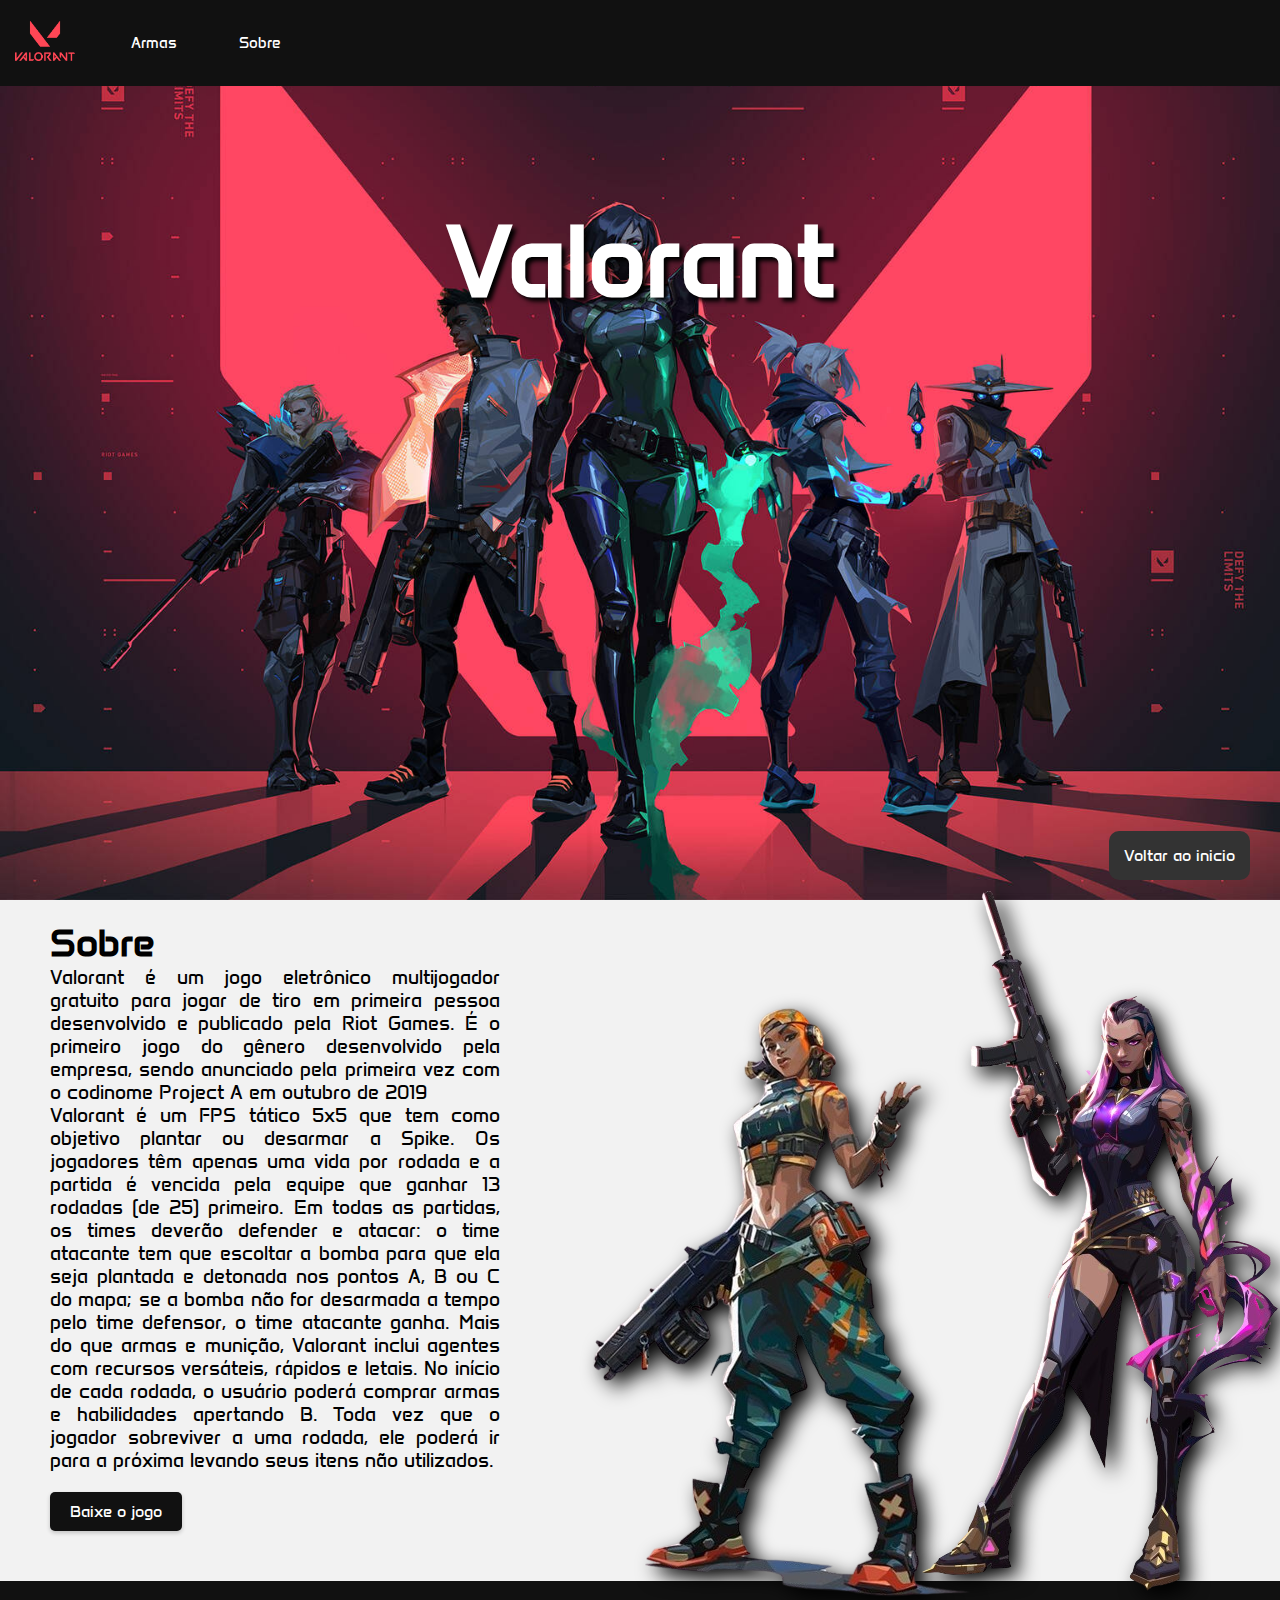
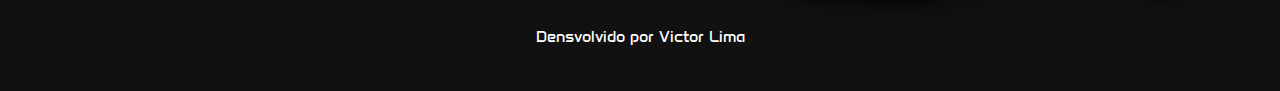
<file: index.html>
<!DOCTYPE html>
<html lang="pt-br">
  <head>
    <meta charset="UTF-8" />
    <meta name="viewport" content="width=device-width, initial-scale=1.0" />
    <link rel="stylesheet" href="/estilo/style.css" />
    <link rel="shortcut icon" href="/img/logoVAVA.webp" type="image/x-icon" />
    <title>Valorant: Armas e Agentes</title>
  </head>
  <body id="topo">
    <header>
      <a href="/index.html">
        <img src="/img/logoVAVA.webp" alt="logo Valorant" />
      </a>
      <nav>
        <a href="armas.html">Armas</a>
        <a href="#sobre">Sobre</a>
      </nav>
    </header>
    <main>
      <div class="imagemFundo">
        <h1>Valorant</h1>
      </div>
      <div class="sobre" id="sobre">
        <h1>Sobre</h1>
        <p>
          Valorant é um jogo eletrônico multijogador gratuito para jogar de tiro
          em primeira pessoa desenvolvido e publicado pela Riot Games. É o
          primeiro jogo do gênero desenvolvido pela empresa, sendo anunciado
          pela primeira vez com o codinome Project A em outubro de 2019
        </p>
        <p>
          Valorant é um FPS tático 5x5 que tem como objetivo plantar ou desarmar
          a Spike. Os jogadores têm apenas uma vida por rodada e a partida é
          vencida pela equipe que ganhar 13 rodadas (de 25) primeiro. Em todas
          as partidas, os times deverão defender e atacar: o time atacante tem
          que escoltar a bomba para que ela seja plantada e detonada nos pontos
          A, B ou C do mapa; se a bomba não for desarmada a tempo pelo time
          defensor, o time atacante ganha. Mais do que armas e munição, Valorant
          inclui agentes com recursos versáteis, rápidos e letais. No início de
          cada rodada, o usuário poderá comprar armas e habilidades apertando B.
          Toda vez que o jogador sobreviver a uma rodada, ele poderá ir para a
          próxima levando seus itens não utilizados.
        </p>

        <div class="imagemRaze">
          <img src="/img/imagemRaze_-removebg-preview.png" alt="imagemRaze" />
        </div>
        <div class="imagemReyna">
          <img src="/img/reyna-removebg-preview.png" alt="imagemReyna" />
        </div>
        <div>
          <a
            href="https://playvalorant.com/pt-br/"
            class="botao-estilizado"
            target="_blank"
            >Baixe o jogo</a
          >
        </div>
      </div>
      <div>
        <a href="#topo" class="bntTopo" title="Voltar ao topo"
          >Voltar ao inicio</a
        >
      </div>
    </main>
    <footer>
      <div class="desenvolvedor">
        <p>Densvolvido por Victor Lima</p>
      </div>
    </footer>
  </body>
</html>
</file>
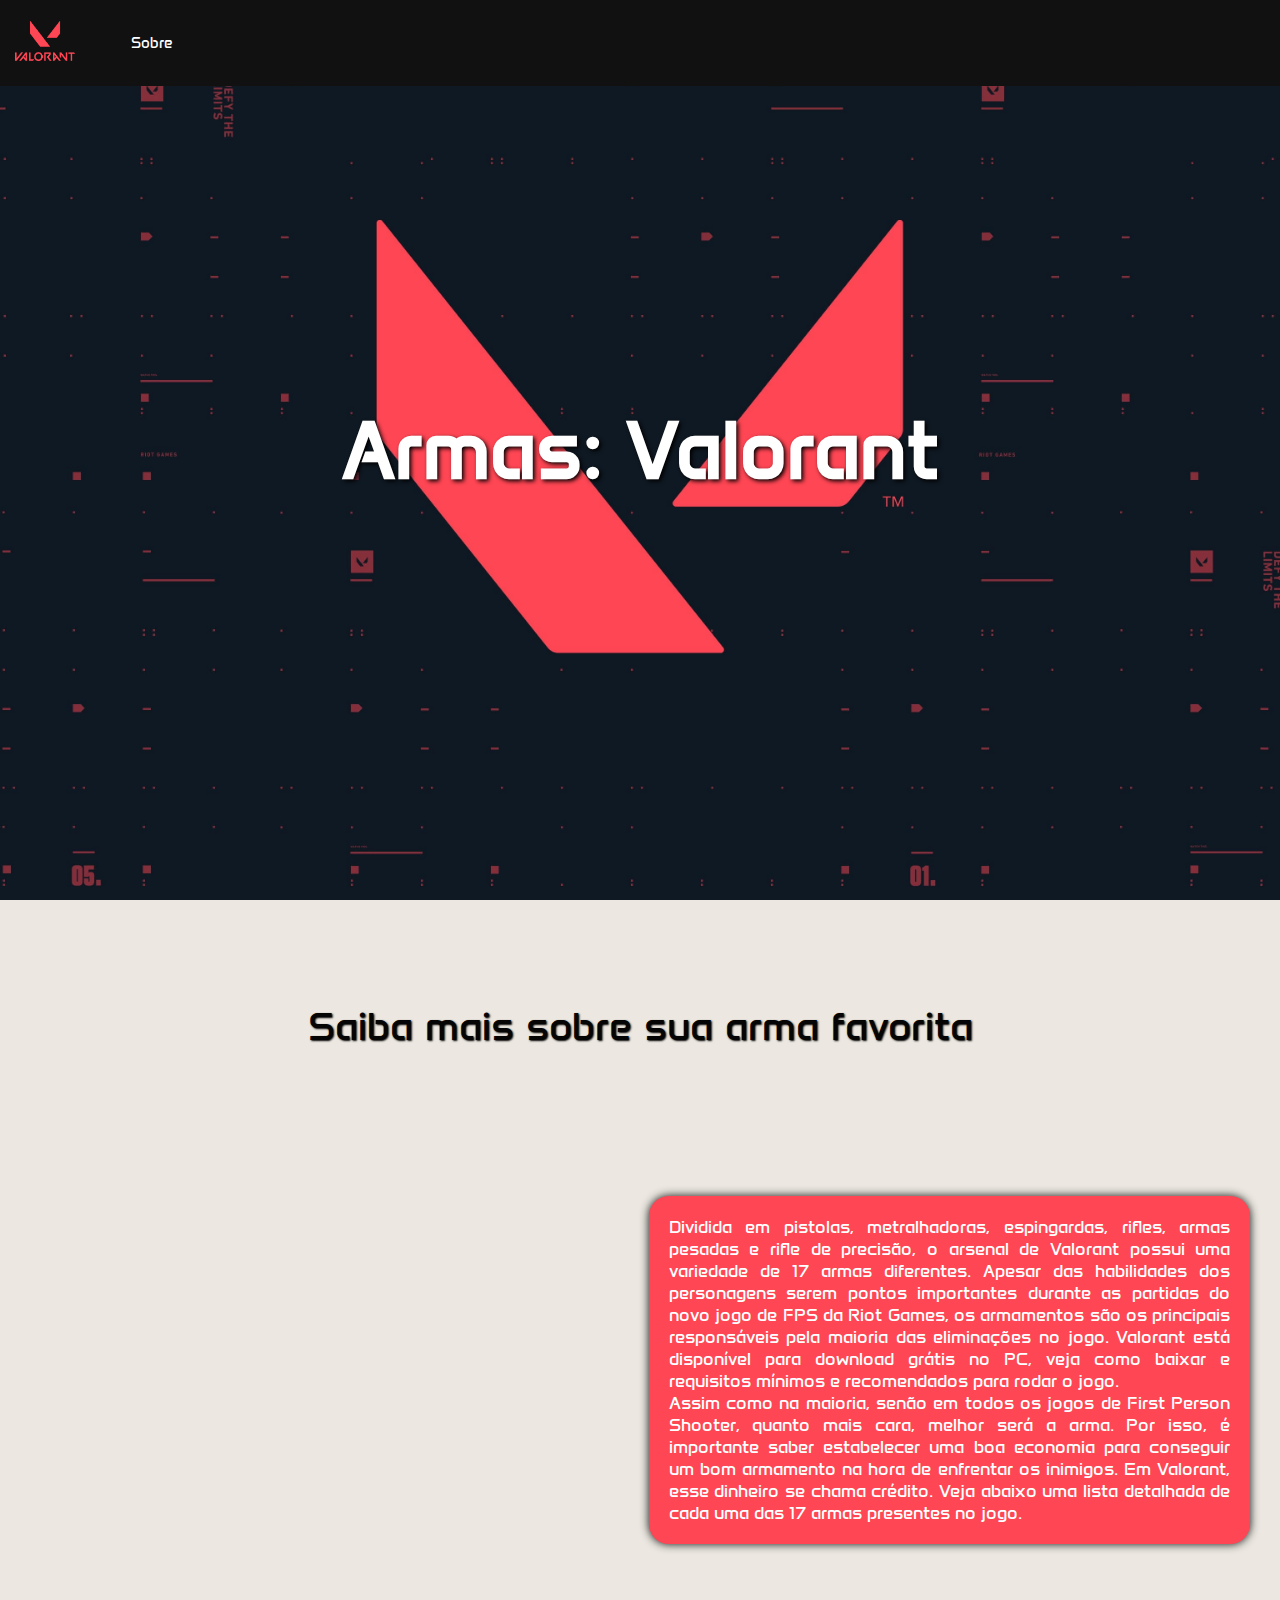
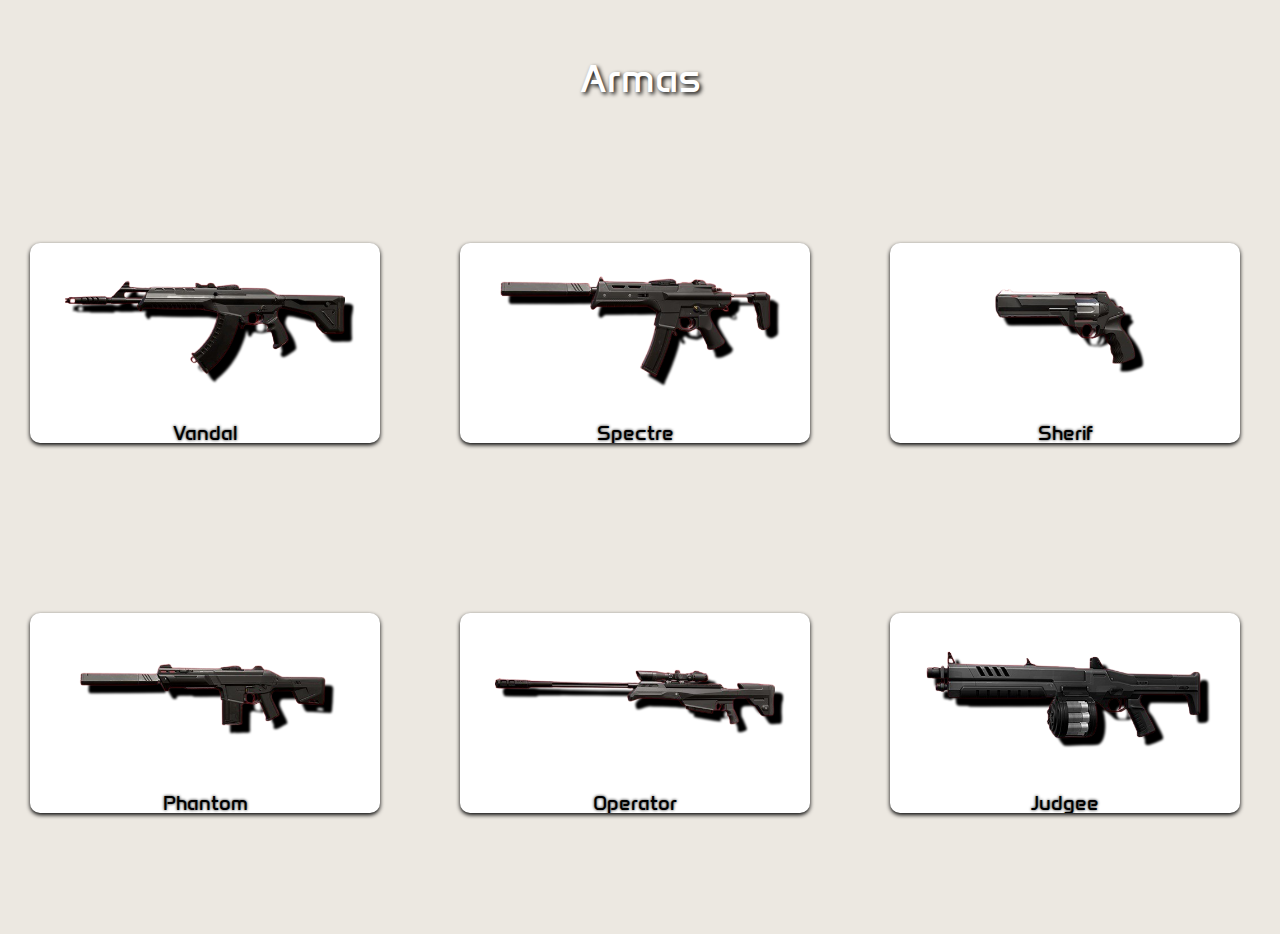
<file: armas.html>
<!DOCTYPE html>
<html lang="pt-br">
  <head>
    <meta charset="UTF-8" />
    <meta name="viewport" content="width=device-width, initial-scale=1.0" />
    <link rel="stylesheet" href="/estilo/style.css" />
    <link rel="shortcut icon" href="/img/logoVAVA.webp" type="image/x-icon" />
    <title>Armas: Valorant</title>
  </head>

  <body>
    <header>
      <a href="/index.html">
        <img src="/img/logoVAVA.webp" alt="logo Valorant" />
      </a>
      <nav>
        <a href="/index.html#sobre">Sobre</a>
      </nav>
    </header>

    <main class="main2">
      <div class="imgFundo">
        <div class="nomeArmas">
          <h1>Armas: Valorant</h1>
        </div>
      </div>
      <div class="sobreArmas">
        <p>Saiba mais sobre sua arma favorita</p>
      </div>
      <div class="container">
        <video autoplay loop muted playsinline class="video-fundo">
          <source
            src="https://assets.contentstack.io/v3/assets/bltb6530b271fddd0b1/bltefd45731d8f9d9df/6217f2ea910a6c613c73168c/VALORANT_PLAY22_16x9_Target4_v005.mp4"
            type="video/mp4"/>
          Seu navegador não suporta o elemento de vídeo.
        </video>
        <div class="conteudo">
          <p>
            Dividida em pistolas, metralhadoras, espingardas, rifles, armas
            pesadas e rifle de precisão, o arsenal de Valorant possui uma
            variedade de 17 armas diferentes. Apesar das habilidades dos
            personagens serem pontos importantes durante as partidas do novo
            jogo de FPS da Riot Games, os armamentos são os principais
            responsáveis pela maioria das eliminações no jogo. Valorant está
            disponível para download grátis no PC, veja como baixar e requisitos
            mínimos e recomendados para rodar o jogo.
            <br>
            Assim como na maioria, senão em todos os jogos de First Person
            Shooter, quanto mais cara, melhor será a arma. Por isso, é
            importante saber estabelecer uma boa economia para conseguir um bom
            armamento na hora de enfrentar os inimigos. Em Valorant, esse
            dinheiro se chama crédito. Veja abaixo uma lista detalhada de cada
            uma das 17 armas presentes no jogo.
          </p>
        </div>
      </div>
      <div class="imgfundo">
        <div class="armasNome">
          <p>Armas</p>
        </div>
        <div class="card">
          <img src="/img/vandal-removebg-preview.png" alt="vandal" />
          <span class="weapon-name">Vandal</span>
          <div class="description">
            Fusil extremamente potente causa um ernome estrago. Em compensação,
            se disparar por muito tempo, sua estabilidade é prejudicada. Vandal
            concede bastante dano a longa distância e recompensa aqueles que
            focam em um único tiro certeiro na cabeça do alvo.
          </div>
        </div>
        <div class="card">
          <img
            src="/img/spectre-0-removebg-preview.png"
            alt="spectre-0-removebg-preview"
          />
          <span class="weapon-name">Spectre</span>
          <div class="description">
            Spectre é uma arma faz-tudo com ótimo equilíbrio entre dano,
            cadência de tiro e precisão – tudo isso a distâncias curtas e
            intermediárias. Ela assombra as esquinas de todo mapa e requer
            apenas uma mira estável para acabar com os inimigos a longa
            distância.
          </div>
        </div>
        <div class="card">
          <img src="/img/sheriff-removebg-preview.png" alt="sherif" />
          <span class="weapon-name">Sherif</span>
          <div class="description">
            Seus projéteis de alto impacto provocam bastante recuo, então é
            preciso ter pulso firme. Quando você domina esta arma, seus inimigos
            logo percebem que nunca tiveram chance.
          </div>
        </div>
        <div class="card">
          <img src="/img/phantom-removebg-preview.png" alt="Phantom" />
          <span class="weapon-name">Phantom</span>
          <div class="description">
            Aproveite a automação desta arma para atingir qualquer um que tente
            se aproximar. Lance rajadas curtas e controladas para dispersar
            inimigos em qualquer lugar. Phantom tem um desempenho melhor quando
            o atirador está parado.
          </div>
        </div>
        <div class="card">
          <img src="/img/operator-removebg-preview.png" alt="Operator" />
          <span class="weapon-name">Operator</span>
          <div class="description">
            Operator é um fuzil de precisão intenso com zoom duplo altamente
            eficiente. Esta arma tem um desempenho péssimo em movimento, mas
            dispara projéteis absurdamente poderosos que podem devastar uma
            equipe inteira com um só tiro.
          </div>
        </div>
        <div class="card">
          <img src="/img/judgee-removebg-preview.png" alt="Judgee" />
          <span class="weapon-name">Judgee</span>
          <div class="description">
            Ela é estável com seus tiros normais, mas se torna volátil em
            disparos rápidos. Seu modo primário acaba com os alvos a curta
            distância, mas você precisará de uma mira estável para acertar
            qualquer coisa que esteja além do alcance do seu braço.
          </div>
        </div>
      </div>
    </main>
  </body>
</html>
</file>
<file: estilo/style.css>
@import url('https://fonts.googleapis.com/css2?family=Anta&family=Krona+One&display=swap');
* {
    margin: 0;
    padding: 0;
    box-sizing: border-box;
}
html {
    scroll-behavior: smooth;
}

body{
    background-color: #f2f2f2;
    margin: 0;
    padding: 0;

}

img {
    max-width: 100%;
    height: auto;
}

header{
    background-color: #111111;
    color: white;
    padding: 10px 0;
    display: flex;
    align-items: center;
    font-size: 15px;
    position: fixed;
    width: 100%;
    z-index: 100;
}

header img{
    width: 60px;
    height: 40px;
    margin-left: 15px;
}


nav{
    font-family: 'Anta', sans-serif;
    padding: 10px;
    display: flex;
    overflow: hidden;

}

nav a{
    color: white;
    text-decoration: none;
    padding: 14px 16px;
    display: block;
    margin-left: 30px;
    text-decoration: nome;
    transition: text-decoration 0.3s;
}

nav a:hover { 
    color: #eb0404;
}
.imagemFundo{
    background-image: url('/img/valorant-305kescxw5dpup7y.jpg');
    background-size: cover;
    background-repeat: no-repeat;
    background-attachment:fixed;
    background-position: center;
    height: 100vh;
    width: 100%;
    position: relative;
    z-index: -1;
    margin: 0;
    padding: 0;
}

.imagemFundo h1{
    margin-top: 0;
    padding-top: 200px;
    width: 100%;
    text-align: center;
    color: white;
    font-size: 100px;
    font-family: 'Anta', sans-serif;
    text-shadow: 4px 4px 4px #000000;
}

.sobre{ 
    padding: 20px;
    font-family: 'Anta', sans-serif;
    font-size: 19px;
    width: 490px;
    text-align: justify;
    margin-left: 30px;
    margin-bottom: 30px;
}

.imagemRaze{
    position: absolute;
    z-index: 10;
    left: 45%;
    top: 110%;
}

.imagemReyna{
    position: absolute;
    z-index: 10;
    left: 72%;
    top: 99%;
}

.imagemReyna, .imagemRaze{
    filter: drop-shadow(8px 8px 10px #000000);
}

.botao-estilizado {
    font-family: 'Anta', sans-serif;
    background-color: #111111;
    color: white;
    padding: 10px 20px;
    font-size: 16px; /* Tamanho do texto */
    text-decoration: none;
    border-radius: 5px;
    transition: background-color 0.5s, transform 0.3s;
    display: inline-block;
    text-align: center;
    box-shadow: 0 2px 4px rgba(0, 0, 0, 0.2);
    cursor: pointer;
    margin-top: 20px;
}

.botao-estilizado:hover {
    background-color: #c30303;
    transform: scale(1.05);
}

.botao-estilizado:active {
    transform: scale(0.95);
}

.bntTopo{
    position: fixed;
    bottom: 20px; 
    right: 30px; 
    z-index: 99; 
    border: none; 
    outline: none;
    background-color: #333; 
    color: white; 
    cursor: pointer;
    padding: 15px; 
    border-radius: 10px; 
    text-align: center;
    text-decoration: none;
    font-family: 'Anta', sans-serif;
}

.bntTopo:hover{
    background-color: #c30303;
}

footer{
    background-color: #111111;
    color: white;
    padding: 10px 0;   
    display: flex;
    justify-content:center;
    align-items: center;
    flex-direction: column;
}

footer p{
    margin: 0;
    display: flex;
    align-items: center;
    justify-content: center;
    font-family: 'Anta', sans-serif;
    height: 10vh;
}

@media screen and (max-width: 1024px){

    .imagemFundo h1{
        background-size: cover;
        font-size: 70px;
        padding-top: 150px;
    }
    .sobre{
        width: 100%;
        margin: 20px;
    }
    .imagemRaze, .imagemReyna{
        position: static;
        width: 100%;
        height: auto;
        margin: 0 auto;
    }
    
}

@media screen and (max-width: 768px) {
    nav {
        flex-wrap: wrap;
        justify-content: center;
    }

    nav a {
        margin: 10px;
        text-align: center; 
    }
    .imagemFundo h1 {
        font-size: 50px;
        padding-top: 150px;
    }

    .sobre {
        width: auto;
        margin: 20px; 
    }

    .imagemRaze, .imagemReyna {
        position: static;
        width: 100%;
        height: auto; 
        margin: 0 auto;
    }
    .bntTopo {
        right: 10px;
        width: 20%;
        font-size: 10px;
    }
    
}
/* Tela Armas*/

.main2{
    background-color: #ECE8E1;

}
.imgFundo {
    background-image: url('/img/wallpaperflare.com_wallpaper\ \(1\).jpg');
    background-size: cover; 
    background-repeat: repeat; 
    background-attachment: fixed; 
    background-position: center; 
    height: 100vh; 
    width: 100%; 
    display: flex; 
    flex-wrap: wrap;  
    gap: 20px;
    z-index: -1;
}

.nomeArmas {
    display: flex;
    font-family: 'Anta', sans-serif;
    font-size: 40px; 
    color: #ffffff; 
    text-shadow: 2px 2px 4px #000000;
    width: 100%;
    justify-content: center;
    align-items: center;
    
}


.sobreArmas {
    display: flex;
    background-color: #ECE8E1;
    width: 100%;
    height: 28vh;
    
}

.sobreArmas p {
    display: flex;
    font-family: 'Anta', sans-serif;
    font-size: 40px; 
    color: #050505; 
    width: 100%;
    justify-content: center;
    align-items: center;
    text-shadow: 1px 1px 2px #000000;
}
.container {
    display: flex;
    align-items: center;
    justify-content: center; 
    margin-bottom: 90px;
    flex-wrap: wrap;
}

.video-fundo {
    margin: 20px;
    width: 46%;
    height: auto;
    border-radius: 10px;
    margin-top: 60px;
}

.conteudo {
    background-color: #FE4654;
    border-radius: 20px;
    color: rgb(255, 255, 255);
    font-size: 18px;
    font-family: 'Anta', sans-serif;
    width: 47%;
    padding: 20px;
    margin-right: 10px;
    margin-top: 44px;
    box-shadow: #111111 0px 0px 10px;
    text-align: justify;
}

.imgfundo{
    background-image: url('/img/Brimstone_Office_1.jpeg');
    background-size: cover; 
    background-repeat: no-repeat; 
    background-attachment: fixed; 
    background-position: center; 
    height: 100vh; 
    width: 100%;
    display: flex; 
    flex-wrap: wrap;  
    gap: 20px;
    z-index: -1;
}

.armasNome{
    display: flex;
    font-family: 'Anta', sans-serif;
    font-size: 40px; 
    color: #ffffff; 
    margin-top: 20px;
    text-shadow: 2px 2px 4px #000000;
    width: 100%;
    justify-content: center;
}

.card {
    position: relative;
    width: 350px; 
    height: 200px; 
    overflow: hidden;
    margin: 30px;
    background-color: #ffffff;
    border-radius: 10px;
    box-shadow: 0 2px 4px rgba(0, 0, 0, 1);
    display: flex;
    flex-direction: column;
    align-items: center;
    justify-content: space-between;
    transition: transform 0.5s ease;
}

.card img {
    width: 80%;
    height: auto;
    transition: transform 0.5s ease;
    margin: 8%;
    filter: drop-shadow(8px 8px 1px #000000);
}

.weapon-name {
    font-family: 'Anta', sans-serif;
    font-size: 20px;
    color: rgb(0, 0, 0);
    text-align: center;
    padding: 10px;
    text-shadow: #0a0a0a 0px 0px 3px;
}

.card .description {
    position: absolute;
    bottom: 0;
    background: rgba(0, 0, 0, 0.7);
    color: rgb(252, 248, 248);
    width: 98%;
    text-align: center;
    padding: 10px;
    transform: translateY(100%);
    transition: transform 0.7s ease;
}

.card:hover .description {
    transform: translateY(0);
}

.card:hover img {
    transform: scale(1.1);
}


/* Media Queries */
@media (max-width: 1024px) {
    .video-fundo, .conteudo {
        width: 90%;
        margin: 10px auto; 
    }
}

@media (max-width: 768px) {
    .container {
        flex-direction: column;
    }

    .imgFundo {
        background-size: cover;
        background-position: center; 
    }

    .video-fundo, .conteudo {
        width: 95%;
        margin-top: 20px;
        min-height: 50vh;
    }
}

@media (max-width: 480px) {
    
    .armasNome, .nomeArmas, .sobreArmas p {
        font-size: 24px;
    }

    .card {
        width: 100%;
        margin: 10px auto;
    }

    .weapon-name {
        font-size: 16px;
    }

    .imgfundo {
        height: max-content;
    }
}
</file>
